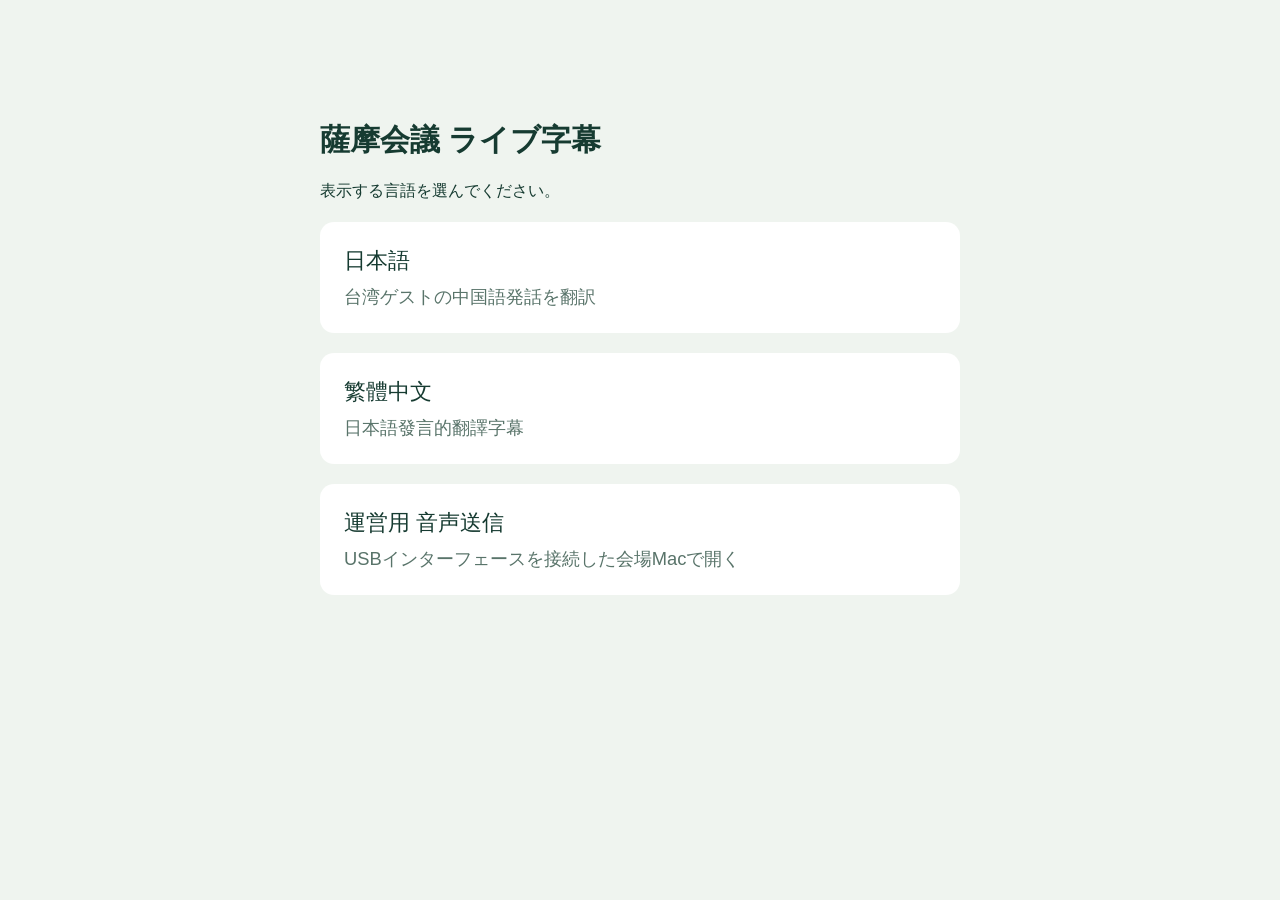
<file: SatsumaRender/public/index.html>
<!doctype html><html lang="ja"><meta charset="utf-8"><meta name="viewport" content="width=device-width,initial-scale=1"><title>薩摩会議 ライブ字幕</title><style>body{background:#eff4ef;color:#163b31;font-family:-apple-system,sans-serif;max-width:640px;margin:80px auto;padding:20px}h1{font-size:30px}a{display:block;margin:20px 0;padding:24px;background:white;border-radius:14px;color:#163b31;text-decoration:none;font-size:22px}small{display:block;margin-top:8px;color:#59746a}</style><h1>薩摩会議 ライブ字幕</h1><p>表示する言語を選んでください。</p><a href="/live/ja">日本語<small>台湾ゲストの中国語発話を翻訳</small></a><a href="/live/zh">繁體中文<small>日本語發言的翻譯字幕</small></a><a href="/sender/index.html">運営用 音声送信<small>USBインターフェースを接続した会場Macで開く</small></a></html>
</file>
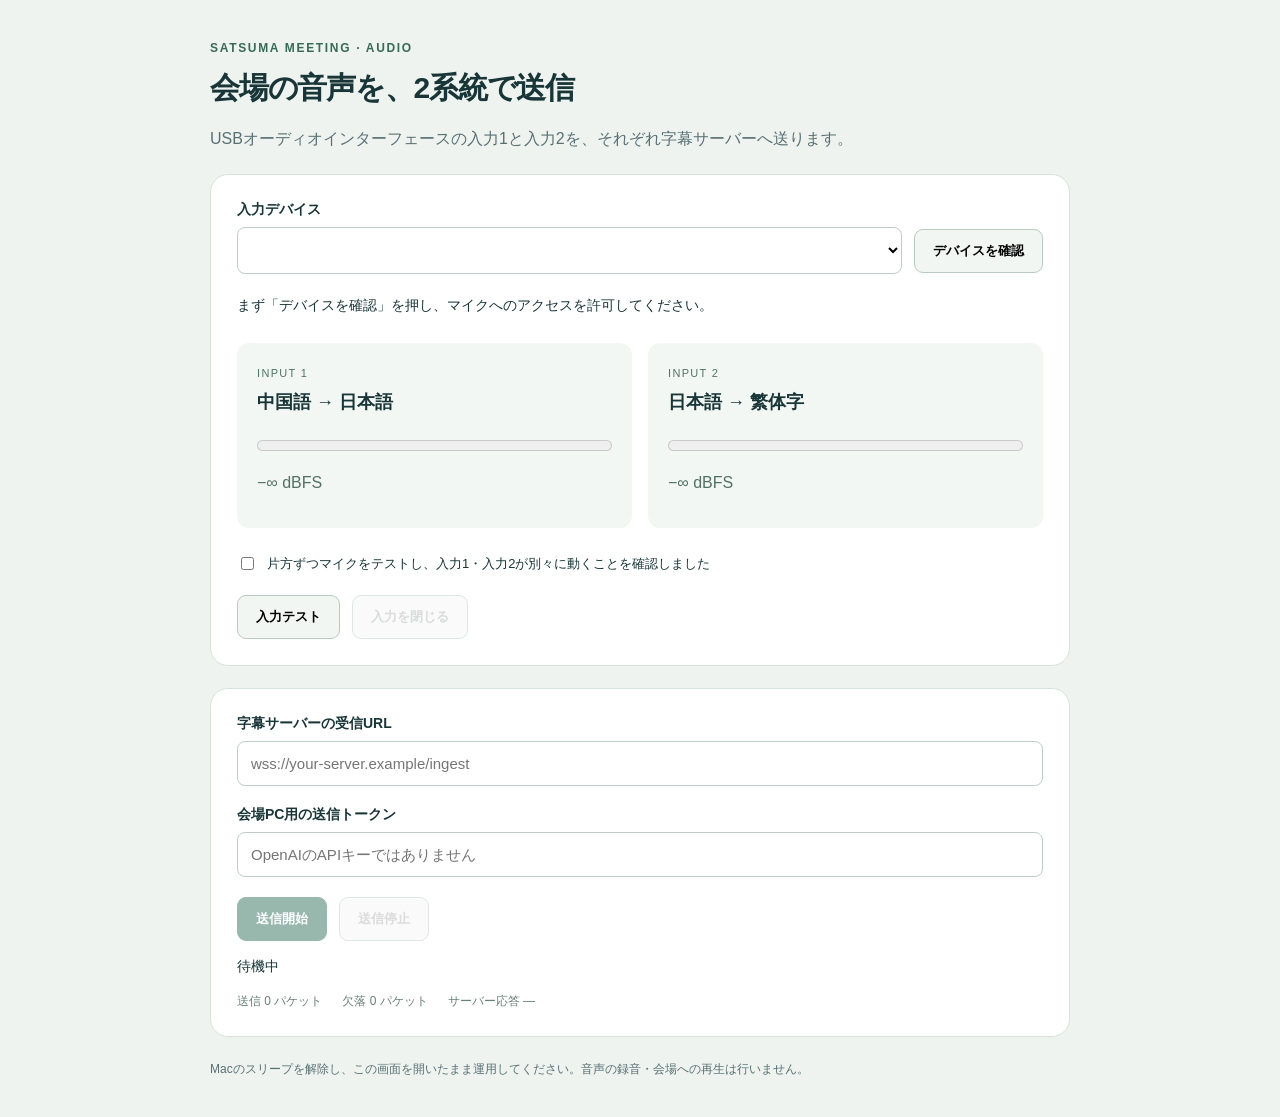
<file: SatsumaRender/public/sender/index.html>
<!doctype html><html lang="ja"><meta charset="utf-8"><meta name="viewport" content="width=device-width,initial-scale=1"><title>薩摩会議 Audio Sender</title><link rel="stylesheet" href="style.css"><main><header><span class="tag">SATSUMA MEETING · AUDIO</span><h1>会場の音声を、2系統で送信</h1><p>USBオーディオインターフェースの入力1と入力2を、それぞれ字幕サーバーへ送ります。</p></header><section><label>入力デバイス<div class="row"><select id="device" aria-label="入力デバイス"></select><button id="refresh">デバイスを確認</button></div></label><p id="hardware">まず「デバイスを確認」を押し、マイクへのアクセスを許可してください。</p><div class="channels"><article><span>INPUT 1</span><h2>中国語 → 日本語</h2><meter id="meter1" min="0" max="1" value="0"></meter><p id="level1">−∞ dBFS</p></article><article><span>INPUT 2</span><h2>日本語 → 繁体字</h2><meter id="meter2" min="0" max="1" value="0"></meter><p id="level2">−∞ dBFS</p></article></div><label class="check"><input id="verified" type="checkbox"> 片方ずつマイクをテストし、入力1・入力2が別々に動くことを確認しました</label><div class="actions"><button id="preview">入力テスト</button><button id="release" disabled>入力を閉じる</button></div></section><section><label>字幕サーバーの受信URL<input id="url" placeholder="wss://your-server.example/ingest" autocomplete="off" spellcheck="false"></label><label>会場PC用の送信トークン<input id="token" type="password" autocomplete="off" placeholder="OpenAIのAPIキーではありません"></label><div class="actions"><button class="primary" id="start" disabled>送信開始</button><button id="stop" disabled>送信停止</button></div><p id="status" role="status" aria-live="polite">待機中</p><div class="stats"><span id="frames">送信 0 パケット</span><span id="drops">欠落 0 パケット</span><span id="ack">サーバー応答 —</span></div></section><footer>Macのスリープを解除し、この画面を開いたまま運用してください。音声の録音・会場への再生は行いません。</footer></main><script type="module" src="app.js"></script></html>
</file>
<file: SatsumaRender/public/sender/style.css>
:root{font-family:-apple-system,BlinkMacSystemFont,"Helvetica Neue",sans-serif;color:#183537;background:#eef3ef}*{box-sizing:border-box}body{margin:0;padding:38px 20px}main{max-width:860px;margin:auto}h1{font-size:30px;letter-spacing:-.04em;margin:12px 0}header p,footer{color:#587074;line-height:1.7}.tag{font-size:12px;letter-spacing:.14em;color:#356b57;font-weight:700}section{background:white;border:1px solid #d7e2dc;border-radius:18px;padding:26px;margin:22px 0}label{display:block;font-size:14px;font-weight:600;margin-bottom:20px}input,select{display:block;width:100%;padding:13px;border:1px solid #bfcfc7;border-radius:8px;font-size:15px;margin-top:8px;background:#fff}.row,.actions{display:flex;gap:12px;align-items:center}.row select{flex:1}.row button{white-space:nowrap;margin-top:8px}button{border:1px solid #b7cbc1;border-radius:9px;padding:12px 18px;background:#f2f6f3;font-weight:600;cursor:pointer}.primary{background:#1c634e;color:white;border-color:#1c634e}button:disabled{opacity:.45;cursor:not-allowed}.channels{display:grid;grid-template-columns:1fr 1fr;gap:16px;margin:25px 0}article{padding:20px;background:#f3f7f4;border-radius:12px}article span{font-size:11px;letter-spacing:.12em;color:#4e7465}h2{font-size:18px;margin:9px 0 20px}meter{width:100%;height:23px}article p{font-variant-numeric:tabular-nums;color:#527066}.check{display:flex;gap:10px;align-items:flex-start;font-size:13px;line-height:1.7;font-weight:400}.check input{width:auto;margin-top:4px}#hardware,#status{font-size:14px;line-height:1.7}.stats{display:flex;gap:20px;flex-wrap:wrap;font-size:12px;color:#678078}footer{font-size:12px}.error{color:#a43c2e}.live{color:#166946}input:focus,select:focus,button:focus-visible{outline:3px solid #9bbdaf;outline-offset:2px}@media(max-width:600px){body{padding:20px 12px}section{padding:18px}.channels{grid-template-columns:1fr}.row{flex-wrap:wrap}h1{font-size:24px}}
</file>
